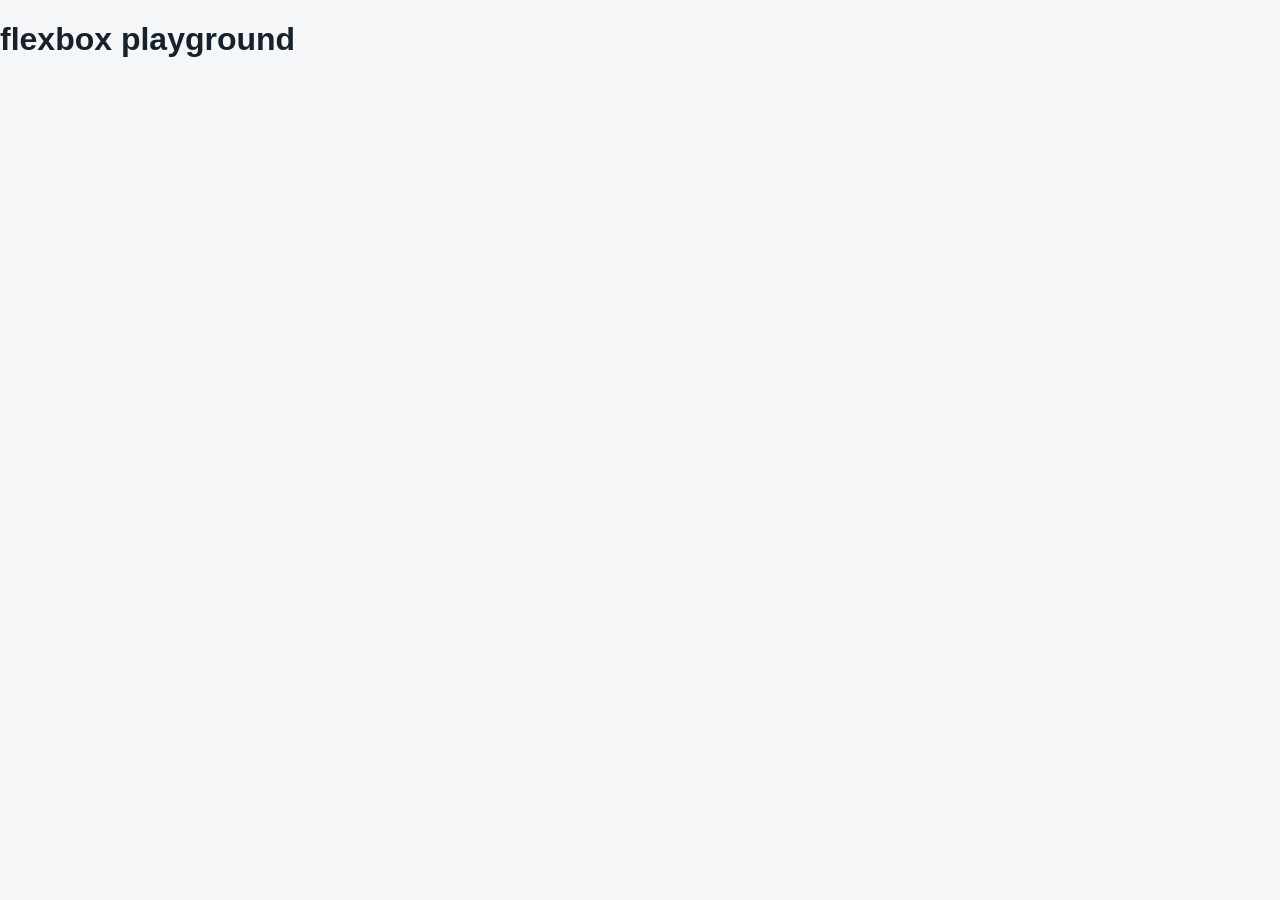
<file: index.html>
<!DOCTYPE html>
<html lang="en">
<head>
    <meta charset="UTF-8">
    <meta name="viewport" content="width=device-width, initial-scale=1.0">
    <title>CSS level1</title>
    <link rel="stylesheet" href="style.css">
</head>
<body>
      <!-- <div id="box"> -->
        <!-- namrata hamma dayananda sagar academy -->
        <!-- </div> -->
<!-- <h1>heading</h1> -->

<!-- <p id="one"> nammm1</p> -->
<!-- <p id="two"> nammm2</p> -->
<!-- <p id="three"> nammm3</p> -->
<!--  -->
<!-- <h1 id="heading"> Heading</h1> -->
<!--  -->
<!-- <p class="family"> hello this is namrata hamma daughter of laxmikanth hamma and sangeeta hamma</p> -->
    <!-- <div id=" outer"> hiiii       -->

        <!-- <div id="inner"> hello -->
        <!-- </div> -->

    <!-- </div> -->
    <!-- <div> this is a div1</div> -->
    <!-- <br> -->

     <!-- <div> this is a div2</div> -->
     <!-- <br> -->
      <!-- <div> this is a div3</div> -->
      <!-- <br> -->
      <!-- <div id="signal"> -->
        <!-- <div id="one"> </div> -->
        <!-- <br> -->

        <!-- <div id="two">  </div> -->
        <!-- <br> -->

        <!-- <div id="three"> </div> -->
        <!-- <br> -->
      <!-- </div> -->
       <!-- <div id="navbar">  -->
        <!-- <a id="logo">amazon.in </a> -->


        <!-- <a> Account</a> -->
<!--          -->
        <!-- <a> my class</a> -->
<!--          -->
        <!-- <a>contact us</a> -->
<!--          -->
    
            <!-- <input placeholder="search amazon.in"> -->
<!--              -->
            <!-- <button>search</button> -->


        
        
       <!-- </div> -->

       <!-- <header> header</header> -->
       <!-- <div id="content"> -->
       <!-- <div> class="content" style="background-color: (255,0,0,0.5);"</div> -->
       <!-- <div> class="content" style="background-color: (255,0,0,.75);"<div"> -->
       <!-- <div> class="content" style="background-color:  rgba(255,0,0,.1);"</div> -->
       <!-- </div> -->
       <!-- <footer>made with &hearts; by amazon <br> -->
           <!-- &#169; 1996-2026, amazon.com -->
    <!-- </footer> -->
<!-- <div id="box1"></div> -->
<!-- <div id="box2"></div> -->
<!-- <div id="box3"></div> -->
<!-- <p>Lorem ipsum dolor, sit amet consectetur adipisicing elit. Placeat ad tenetur neque culpa assumenda, quibusdam ipsam esse ea molestiae beatae odit aliquam sed maiores debitis, praesentium cumque quas quae amet. -->
<!-- Nulla quidem corrupti harum laborum tenetur veniam saepe ea explicabo. Esse cupiditate, optio aliquam quasi excepturi obcaecati maiores nostrum praesentium labore vel tempora consequatur, voluptatibus tenetur atque soluta molestiae dolore.
Est veniam, assumenda amet dignissimos fugit asperiores laboriosam voluptate incidunt dolorem blanditiis, aspernatur, natus illo? Enim, repellendus incidunt. Non quaerat architecto explicabo. Sint qui delectus, alias culpa ratione esse dolores.
Molestias a harum deleniti? Obcaecati maxime eius id officia a repudiandae aliquam minima maiores quis suscipit ex, expedita consectetur doloremque accusantium officiis odio iste blanditiis deserunt quas vitae? Iste, enim?
A, quidem illo eum dolor nemo quis possimus dolores laudantium at quod odio eaque fugiat ducimus ad sit. Dolor quod consequatur possimus quia quas dolorem quidem repellat accusantium hic assumenda? -->
<!-- </p> -->

<!-- <div> love nature</div> -->
<!--  -->
<!-- <p>Lorem ipsum dolor sit amet consectetur adipisicing elit. Odio delectus quibusdam facilis ex autem possimus quaerat at eveniet accusantium vel. Voluptatum quis nesciunt facere dolores ipsa nihil! Accusamus, laudantium aperiam? -->
<!-- Voluptates non corporis unde dolores assumenda quaerat eius ad eaque inventore! Voluptatum eius laboriosam, laudantium consequuntur tempore atque ea, officiis nostrum sequi omnis provident unde quia, modi commodi nulla dicta? -->
<!-- </p> -->
<h1>flexbox playground</h1>
<!-- <div id="container"> -->
   <!-- <div id="box1"></div> -->
   <!-- <div id="box2"></div> -->
   <!-- <div id="box3"></div> -->
    <!-- <div id="box4"></div> -->
    <!-- <div id="box5"></div> -->
    <!-- </div> -->
<!--  -->
    <!-- <ul class="navbar"> -->
        <!-- <li><a> home</a></li> -->
        <!-- <li><a>contact us </a></li> -->
        <!-- <li><a> about us </a></li> -->
        <!-- <li><a> help</a> </li> -->
<!--  -->
    <!-- </ul> -->
<!-- <div class="outer"> -->
    <!-- <div class="inner"> -->
<!--  -->
    <!-- </div> -->
<div>

</div>
</body>


</html>
</file>
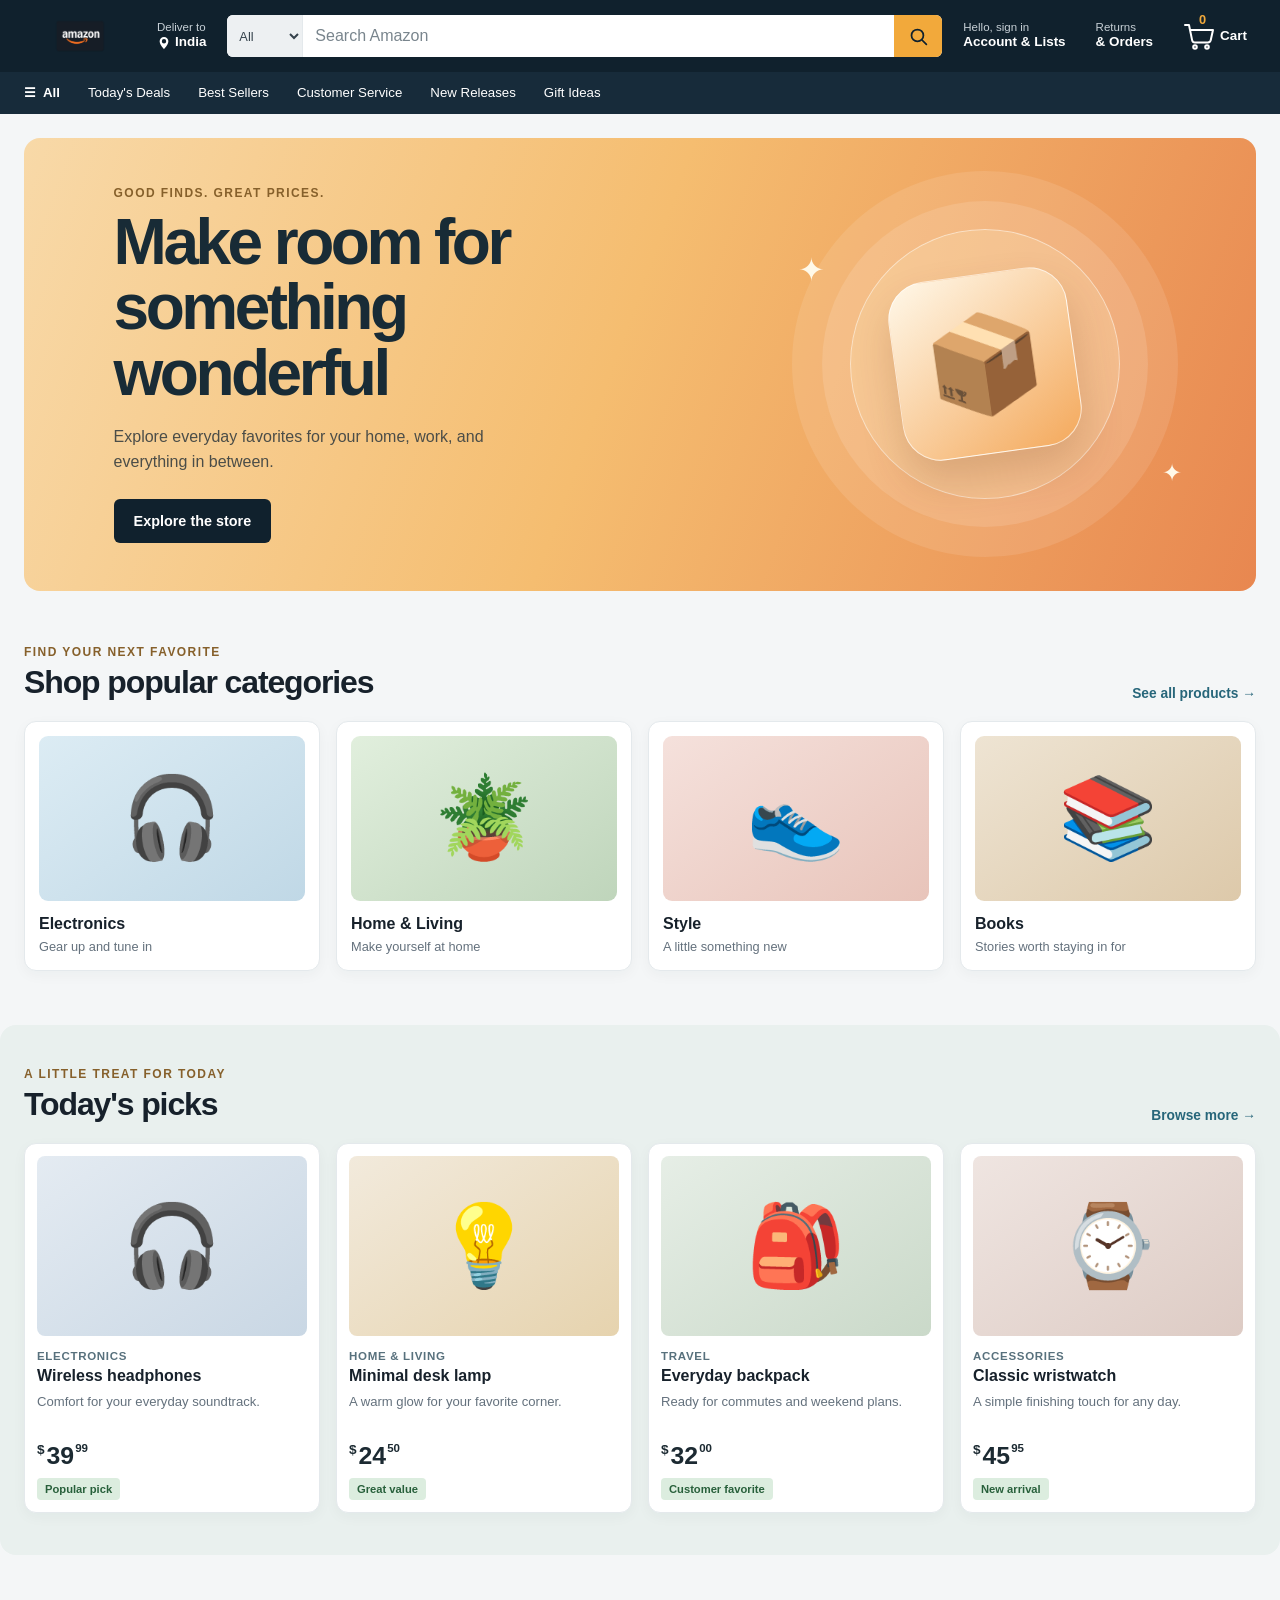
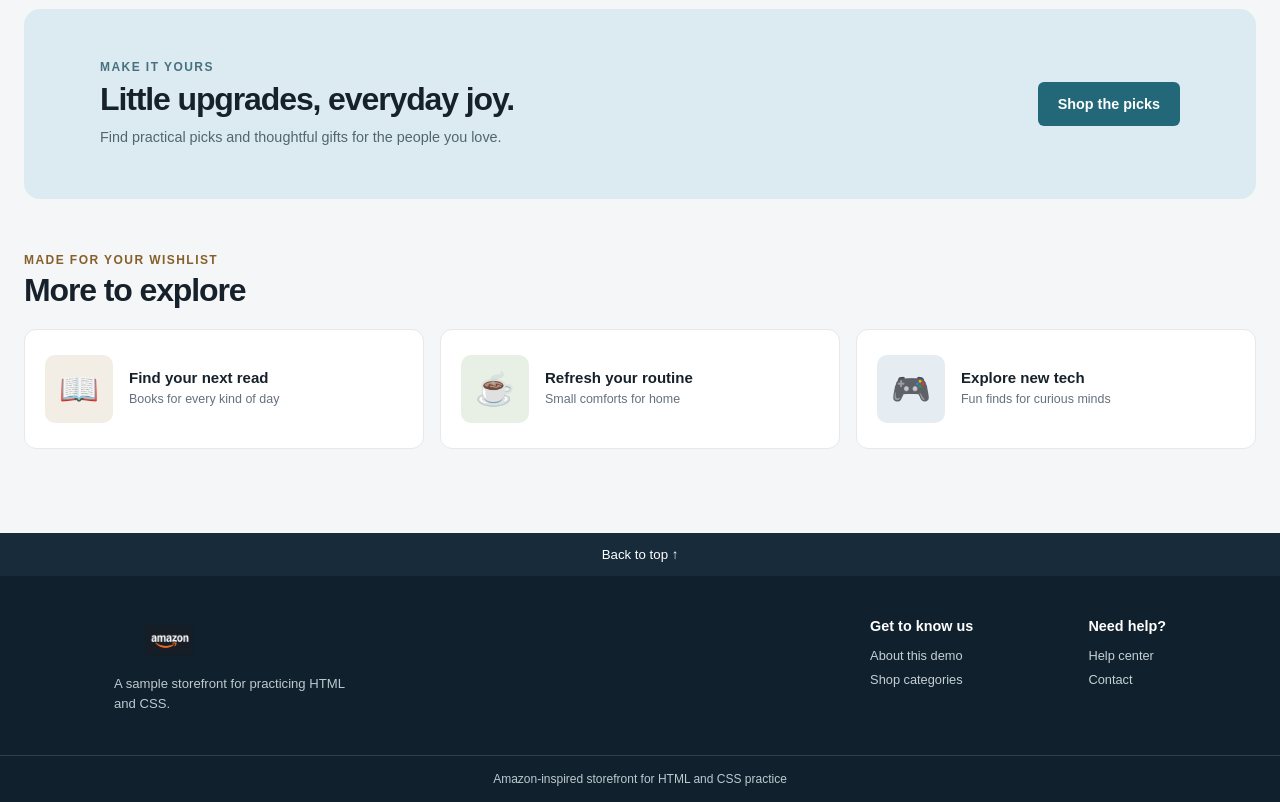
<file: index1.html>
<!DOCTYPE html>
<html lang="en">
<head>
    <meta charset="UTF-8">
    <meta name="viewport" content="width=device-width, initial-scale=1.0">
    <meta name="description" content="A sample online shopping homepage built for HTML and CSS practice.">
    <title>Amazon - Practice Storefront</title>
    <link rel="stylesheet" href="style.css">
</head>
<body>
    <a class="skip-link" href="#main-content">Skip to content</a>

    <header>
        <div class="topbar">
            <a class="nav-logo border" href="#" aria-label="Amazon home">
                <span class="logo" aria-hidden="true"></span>
            </a>

            <div class="nav-address border">
                <span class="add-first">Deliver to</span>
                <div class="add-icon">
                    <svg class="location-icon" viewBox="0 0 16 16" aria-hidden="true">
                        <path d="M8 15s5-5.2 5-9A5 5 0 0 0 3 6c0 3.8 5 9 5 9Zm0-6.5A2.5 2.5 0 1 1 8 3.5a2.5 2.5 0 0 1 0 5Z"/>
                    </svg>
                    <span class="add-last">India</span>
                </div>
            </div>

            <form class="nav-search" role="search" action="#products">
                <label class="sr-only" for="search-category">Search category</label>
                <select id="search-category" name="category">
                    <option value="all">All</option>
                    <option value="electronics">Electronics</option>
                    <option value="home">Home</option>
                    <option value="fashion">Fashion</option>
                </select>
                <label class="sr-only" for="search-input">Search products</label>
                <input id="search-input" name="q" type="search" placeholder="Search Amazon">
                <button class="search-button" type="submit" aria-label="Search">
                    <svg viewBox="0 0 24 24" aria-hidden="true">
                        <circle cx="10.8" cy="10.8" r="6.8"></circle>
                        <path d="m16 16 5 5"></path>
                    </svg>
                </button>
            </form>

            <a class="nav-item account border" href="#account">
                <span class="nav-small">Hello, sign in</span>
                <span class="nav-strong">Account &amp; Lists</span>
            </a>
            <a class="nav-item returns border" href="#orders">
                <span class="nav-small">Returns</span>
                <span class="nav-strong">&amp; Orders</span>
            </a>
            <a class="nav-cart border" href="#cart" aria-label="Shopping cart, 0 items">
                <svg viewBox="0 0 32 28" aria-hidden="true">
                    <path d="M2 3h4l3.1 15.1a3 3 0 0 0 3 2.4h12.7a3 3 0 0 0 2.9-2.2L30 8H8"></path>
                    <circle cx="12" cy="25" r="1.8"></circle>
                    <circle cx="24" cy="25" r="1.8"></circle>
                </svg>
                <span class="cart-count">0</span>
                <span class="nav-strong">Cart</span>
            </a>
        </div>

        <nav class="category-nav" aria-label="Main navigation">
            <a href="#categories">☰ <span>All</span></a>
            <a href="#deals">Today's Deals</a>
            <a href="#products">Best Sellers</a>
            <a href="#categories">Customer Service</a>
            <a href="#categories">New Releases</a>
            <a href="#products">Gift Ideas</a>
        </nav>
    </header>

    <main id="main-content">
        <section class="hero" aria-labelledby="hero-title">
            <div class="hero-copy">
                <p class="eyebrow">Good finds. Great prices.</p>
                <h1 id="hero-title">Make room for something wonderful</h1>
                <p>Explore everyday favorites for your home, work, and everything in between.</p>
                <a class="primary-button" href="#categories">Explore the store</a>
            </div>
            <div class="hero-art" aria-hidden="true">
                <span class="hero-sun"></span>
                <span class="hero-box">📦</span>
                <span class="hero-sparkle sparkle-one">✦</span>
                <span class="hero-sparkle sparkle-two">✦</span>
            </div>
        </section>

        <section class="shop-section" id="categories" aria-labelledby="categories-title">
            <div class="section-heading">
                <div>
                    <p class="eyebrow">Find your next favorite</p>
                    <h2 id="categories-title">Shop popular categories</h2>
                </div>
                <a class="text-link" href="#products">See all products <span aria-hidden="true">→</span></a>
            </div>

            <div class="category-grid">
                <a class="category-card" href="#products">
                    <span class="category-art art-tech" aria-hidden="true">🎧</span>
                    <span class="category-name">Electronics</span>
                    <span class="category-subtitle">Gear up and tune in</span>
                </a>
                <a class="category-card" href="#products">
                    <span class="category-art art-home" aria-hidden="true">🪴</span>
                    <span class="category-name">Home &amp; Living</span>
                    <span class="category-subtitle">Make yourself at home</span>
                </a>
                <a class="category-card" href="#products">
                    <span class="category-art art-style" aria-hidden="true">👟</span>
                    <span class="category-name">Style</span>
                    <span class="category-subtitle">A little something new</span>
                </a>
                <a class="category-card" href="#products">
                    <span class="category-art art-books" aria-hidden="true">📚</span>
                    <span class="category-name">Books</span>
                    <span class="category-subtitle">Stories worth staying in for</span>
                </a>
            </div>
        </section>

        <section class="shop-section deals-section" id="deals" aria-labelledby="deals-title">
            <div class="section-heading">
                <div>
                    <p class="eyebrow">A little treat for today</p>
                    <h2 id="deals-title">Today's picks</h2>
                </div>
                <a class="text-link" href="#products">Browse more <span aria-hidden="true">→</span></a>
            </div>

            <div class="product-grid">
                <article class="product-card">
                    <div class="product-art product-headphones" role="img" aria-label="Illustration of headphones">🎧</div>
                    <p class="product-category">Electronics</p>
                    <h3>Wireless headphones</h3>
                    <p class="product-description">Comfort for your everyday soundtrack.</p>
                    <p class="product-price"><span>$</span>39<sup>99</sup></p>
                    <span class="deal-label">Popular pick</span>
                </article>
                <article class="product-card">
                    <div class="product-art product-lamp" role="img" aria-label="Illustration of a desk lamp">💡</div>
                    <p class="product-category">Home &amp; Living</p>
                    <h3>Minimal desk lamp</h3>
                    <p class="product-description">A warm glow for your favorite corner.</p>
                    <p class="product-price"><span>$</span>24<sup>50</sup></p>
                    <span class="deal-label">Great value</span>
                </article>
                <article class="product-card">
                    <div class="product-art product-backpack" role="img" aria-label="Illustration of a backpack">🎒</div>
                    <p class="product-category">Travel</p>
                    <h3>Everyday backpack</h3>
                    <p class="product-description">Ready for commutes and weekend plans.</p>
                    <p class="product-price"><span>$</span>32<sup>00</sup></p>
                    <span class="deal-label">Customer favorite</span>
                </article>
                <article class="product-card">
                    <div class="product-art product-watch" role="img" aria-label="Illustration of a wristwatch">⌚</div>
                    <p class="product-category">Accessories</p>
                    <h3>Classic wristwatch</h3>
                    <p class="product-description">A simple finishing touch for any day.</p>
                    <p class="product-price"><span>$</span>45<sup>95</sup></p>
                    <span class="deal-label">New arrival</span>
                </article>
            </div>
        </section>

        <section class="promo-banner" aria-labelledby="promo-title">
            <div>
                <p class="eyebrow">Make it yours</p>
                <h2 id="promo-title">Little upgrades, everyday joy.</h2>
                <p>Find practical picks and thoughtful gifts for the people you love.</p>
            </div>
            <a class="secondary-button" href="#products">Shop the picks</a>
        </section>

        <section class="shop-section" id="products" aria-labelledby="products-title">
            <div class="section-heading">
                <div>
                    <p class="eyebrow">Made for your wishlist</p>
                    <h2 id="products-title">More to explore</h2>
                </div>
            </div>
            <div class="collection-grid">
                <a class="collection-card collection-books" href="#categories">
                    <span aria-hidden="true">📖</span>
                    <span><strong>Find your next read</strong><small>Books for every kind of day</small></span>
                </a>
                <a class="collection-card collection-home" href="#categories">
                    <span aria-hidden="true">☕</span>
                    <span><strong>Refresh your routine</strong><small>Small comforts for home</small></span>
                </a>
                <a class="collection-card collection-tech" href="#categories">
                    <span aria-hidden="true">🎮</span>
                    <span><strong>Explore new tech</strong><small>Fun finds for curious minds</small></span>
                </a>
            </div>
        </section>
    </main>

    <footer>
        <a class="back-to-top" href="#">Back to top ↑</a>
        <div class="footer-content">
            <div class="footer-brand">
                <a class="footer-logo" href="#" aria-label="Amazon home">
                    <span class="logo" aria-hidden="true"></span>
                </a>
                <p>A sample storefront for practicing HTML and CSS.</p>
            </div>
            <div class="footer-links">
                <div>
                    <h2>Get to know us</h2>
                    <a href="#main-content">About this demo</a>
                    <a href="#categories">Shop categories</a>
                </div>
                <div>
                    <h2>Need help?</h2>
                    <a href="#main-content">Help center</a>
                    <a href="#main-content">Contact</a>
                </div>
            </div>
        </div>
        <div class="footer-bottom">Amazon-inspired storefront for HTML and CSS practice</div>
    </footer>
</body>
</html>
</file>
<file: style.css>
:root {
    color-scheme: light;
    --ink: #17212b;
    --muted: #64717d;
    --navy: #172b3a;
    --navy-dark: #10212d;
    --orange: #f2a93b;
    --paper: #f4f6f7;
    --line: #e4e9ec;
    --white: #ffffff;
}

* {
    box-sizing: border-box;
}

html {
    scroll-behavior: smooth;
}

body {
    margin: 0;
    background: var(--paper);
    color: var(--ink);
    font-family: Arial, Helvetica, sans-serif;
}

a {
    color: inherit;
    text-decoration: none;
}

button,
input,
select {
    font: inherit;
}

.skip-link,
.sr-only {
    position: absolute;
    width: 1px;
    height: 1px;
    padding: 0;
    margin: -1px;
    overflow: hidden;
    clip: rect(0, 0, 0, 0);
    white-space: nowrap;
    border: 0;
}

.skip-link:focus {
    z-index: 20;
    top: 8px;
    left: 8px;
    width: auto;
    height: auto;
    padding: 12px 16px;
    margin: 0;
    clip: auto;
    background: var(--white);
}

.topbar {
    display: flex;
    align-items: center;
    gap: 12px;
    min-height: 72px;
    padding: 8px max(24px, calc((100% - 1440px) / 2));
    background: var(--navy-dark);
    color: var(--white);
}

.border {
    border: 1px solid transparent;
    border-radius: 5px;
}

.border:hover,
.border:focus-visible {
    border-color: var(--white);
}

.nav-logo {
    display: flex;
    flex: 0 0 112px;
    align-items: center;
    justify-content: center;
    height: 50px;
    padding: 4px;
}

.logo {
    display: block;
    width: 100%;
    height: 40px;
    background-image: url("amazon-logo-png");
    background-repeat: no-repeat;
    background-position: center;
    background-size: contain;
}

.nav-address {
    display: flex;
    flex: 0 0 auto;
    flex-direction: column;
    justify-content: center;
    min-height: 50px;
    padding: 4px 8px;
}

.add-first,
.nav-small {
    color: #c7d0d6;
    font-size: 0.72rem;
    line-height: 1.15;
}

.add-icon {
    display: flex;
    align-items: center;
    gap: 4px;
}

.location-icon {
    width: 14px;
    height: 14px;
    fill: currentColor;
}

.add-last,
.nav-strong {
    font-size: 0.84rem;
    font-weight: 700;
    line-height: 1.25;
}

.nav-search {
    display: flex;
    flex: 1 1 280px;
    min-width: 160px;
    height: 42px;
    overflow: hidden;
    border-radius: 6px;
    background: var(--white);
}

.nav-search:focus-within {
    outline: 3px solid var(--orange);
    outline-offset: 1px;
}

.nav-search select {
    width: 76px;
    padding: 0 8px;
    border: 0;
    border-right: 1px solid var(--line);
    background: #edf0f2;
    color: #35424c;
    font-size: 0.8rem;
}

.nav-search input {
    flex: 1;
    min-width: 0;
    padding: 0 12px;
    border: 0;
    outline: 0;
    color: var(--ink);
}

.nav-search input::placeholder {
    color: #79858d;
}

.search-button {
    display: grid;
    width: 48px;
    flex: 0 0 48px;
    place-items: center;
    border: 0;
    background: var(--orange);
    color: var(--navy-dark);
    cursor: pointer;
}

.search-button:hover {
    background: #ffc15e;
}

.search-button svg {
    width: 21px;
    fill: none;
    stroke: currentColor;
    stroke-linecap: round;
    stroke-width: 2;
}

.nav-item {
    display: flex;
    flex: 0 0 auto;
    flex-direction: column;
    justify-content: center;
    min-height: 50px;
    padding: 4px 8px;
}

.nav-cart {
    position: relative;
    display: flex;
    flex: 0 0 auto;
    align-items: center;
    gap: 5px;
    min-height: 50px;
    padding: 4px 8px;
}

.nav-cart svg {
    width: 32px;
    fill: none;
    stroke: currentColor;
    stroke-linecap: round;
    stroke-linejoin: round;
    stroke-width: 2;
}

.cart-count {
    position: absolute;
    top: 0;
    left: 24px;
    color: var(--orange);
    font-size: 0.8rem;
    font-weight: 700;
}

.category-nav {
    display: flex;
    align-items: center;
    gap: 28px;
    min-height: 42px;
    padding: 0 max(24px, calc((100% - 1440px) / 2));
    overflow-x: auto;
    background: var(--navy);
    color: var(--white);
    font-size: 0.83rem;
    white-space: nowrap;
}

.category-nav a {
    display: inline-flex;
    align-items: center;
    min-height: 42px;
    border-bottom: 2px solid transparent;
}

.category-nav a:hover,
.category-nav a:focus-visible {
    border-bottom-color: var(--orange);
}

.category-nav a:first-child {
    gap: 7px;
    font-weight: 700;
}

main {
    width: min(1440px, 100%);
    margin: 0 auto;
    padding: 24px;
}

.hero {
    position: relative;
    display: flex;
    min-height: 355px;
    align-items: center;
    justify-content: space-between;
    padding: 48px clamp(28px, 7vw, 100px);
    overflow: hidden;
    border-radius: 16px;
    background: linear-gradient(110deg, #f8d9a8 0%, #f5bd70 48%, #e88750 100%);
}

.hero-copy {
    position: relative;
    z-index: 1;
    max-width: 540px;
}

.eyebrow {
    margin: 0 0 10px;
    color: #86602b;
    font-size: 0.75rem;
    font-weight: 700;
    letter-spacing: 0.12em;
    text-transform: uppercase;
}

.hero h1 {
    max-width: 500px;
    margin: 0;
    color: #182b36;
    font-size: clamp(2.2rem, 5vw, 4rem);
    letter-spacing: -0.055em;
    line-height: 1.02;
}

.hero-copy > p:not(.eyebrow) {
    max-width: 440px;
    margin: 18px 0 24px;
    color: #4b4d48;
    font-size: 1rem;
    line-height: 1.6;
}

.primary-button,
.secondary-button {
    display: inline-flex;
    min-height: 44px;
    align-items: center;
    justify-content: center;
    padding: 0 20px;
    border-radius: 6px;
    background: var(--navy-dark);
    color: var(--white);
    font-size: 0.9rem;
    font-weight: 700;
    transition: transform 150ms ease, background-color 150ms ease;
}

.primary-button:hover,
.secondary-button:hover {
    transform: translateY(-2px);
    background: #294357;
}

.hero-art {
    position: absolute;
    top: 0;
    right: 3%;
    display: grid;
    width: 38%;
    height: 100%;
    place-items: center;
}

.hero-sun {
    position: absolute;
    width: min(270px, 70%);
    aspect-ratio: 1;
    border: 1px solid rgb(255 255 255 / 48%);
    border-radius: 50%;
    background: rgb(255 248 224 / 38%);
    box-shadow: 0 0 0 28px rgb(255 255 255 / 12%), 0 0 0 58px rgb(255 255 255 / 10%);
}

.hero-box {
    position: relative;
    z-index: 1;
    display: grid;
    width: 180px;
    height: 180px;
    place-items: center;
    transform: rotate(-8deg);
    border: 1px solid rgb(255 255 255 / 65%);
    border-radius: 38px;
    background: linear-gradient(145deg, #fff8e9, #f4a95c);
    box-shadow: 0 22px 40px rgb(113 61 24 / 20%);
    font-size: 6rem;
}

.hero-sparkle {
    position: absolute;
    color: #fff9e8;
    font-size: 2rem;
}

.sparkle-one {
    top: 25%;
    left: 10%;
}

.sparkle-two {
    right: 8%;
    bottom: 23%;
    font-size: 1.5rem;
}

.shop-section {
    padding-top: 54px;
    scroll-margin-top: 20px;
}

.section-heading {
    display: flex;
    align-items: end;
    justify-content: space-between;
    gap: 20px;
    margin-bottom: 20px;
}

.section-heading .eyebrow {
    margin-bottom: 5px;
}

.section-heading h2,
.promo-banner h2 {
    margin: 0;
    color: var(--ink);
    font-size: clamp(1.45rem, 3vw, 2rem);
    letter-spacing: -0.035em;
}

.text-link {
    flex: 0 0 auto;
    color: #27667a;
    font-size: 0.86rem;
    font-weight: 700;
}

.text-link:hover {
    text-decoration: underline;
}

.category-grid,
.product-grid {
    display: grid;
    grid-template-columns: repeat(4, minmax(0, 1fr));
    gap: 16px;
}

.category-card,
.product-card {
    min-width: 0;
    border: 1px solid var(--line);
    border-radius: 12px;
    background: var(--white);
    box-shadow: 0 4px 14px rgb(23 43 58 / 4%);
    transition: transform 160ms ease, box-shadow 160ms ease;
}

.category-card:hover,
.product-card:hover {
    transform: translateY(-3px);
    box-shadow: 0 10px 24px rgb(23 43 58 / 10%);
}

.category-card {
    display: flex;
    flex-direction: column;
    padding: 14px;
}

.category-art {
    display: grid;
    min-height: 165px;
    place-items: center;
    margin-bottom: 14px;
    border-radius: 9px;
    font-size: 5rem;
}

.art-tech {
    background: linear-gradient(145deg, #dcecf4, #c0d8e6);
}

.art-home {
    background: linear-gradient(145deg, #e1efdd, #bfd5bb);
}

.art-style {
    background: linear-gradient(145deg, #f5e1dc, #e8c4ba);
}

.art-books {
    background: linear-gradient(145deg, #eee4d3, #ddc9aa);
}

.category-name {
    font-size: 1rem;
    font-weight: 700;
}

.category-subtitle {
    margin-top: 5px;
    color: var(--muted);
    font-size: 0.8rem;
    line-height: 1.4;
}

.deals-section {
    padding: 42px 24px;
    margin: 54px -24px 0;
    border-radius: 16px;
    background: #e9f0ee;
}

.product-card {
    display: flex;
    flex-direction: column;
    padding: 12px;
}

.product-art {
    display: grid;
    min-height: 180px;
    place-items: center;
    border-radius: 8px;
    font-size: 5rem;
}

.product-headphones {
    background: linear-gradient(145deg, #e4ebf2, #c9d7e4);
}

.product-lamp {
    background: linear-gradient(145deg, #f2eadc, #e6d3ae);
}

.product-backpack {
    background: linear-gradient(145deg, #e6eee6, #cad9c9);
}

.product-watch {
    background: linear-gradient(145deg, #efe5e1, #ddcbc4);
}

.product-category {
    margin: 14px 0 5px;
    color: #58717d;
    font-size: 0.72rem;
    font-weight: 700;
    letter-spacing: 0.06em;
    text-transform: uppercase;
}

.product-card h3 {
    margin: 0;
    font-size: 1rem;
}

.product-description {
    min-height: 40px;
    margin: 7px 0 10px;
    color: var(--muted);
    font-size: 0.82rem;
    line-height: 1.45;
}

.product-price {
    margin: auto 0 8px;
    color: #1c2a32;
    font-size: 1.55rem;
    font-weight: 700;
}

.product-price span {
    margin-right: 2px;
    font-size: 0.85rem;
    vertical-align: top;
}

.product-price sup {
    margin-left: 1px;
    font-size: 0.72rem;
    vertical-align: top;
}

.deal-label {
    align-self: flex-start;
    padding: 5px 8px;
    border-radius: 4px;
    background: #dceddf;
    color: #28603b;
    font-size: 0.7rem;
    font-weight: 700;
}

.promo-banner {
    display: flex;
    align-items: center;
    justify-content: space-between;
    gap: 24px;
    min-height: 190px;
    padding: 32px clamp(24px, 6vw, 76px);
    margin-top: 54px;
    border-radius: 16px;
    background: #dcebf1;
}

.promo-banner .eyebrow {
    margin-bottom: 7px;
    color: #47717e;
}

.promo-banner h2 {
    max-width: 600px;
}

.promo-banner p:not(.eyebrow) {
    margin: 9px 0 0;
    color: #52666d;
    font-size: 0.9rem;
    line-height: 1.5;
}

.secondary-button {
    flex: 0 0 auto;
    background: #236879;
}

.collection-grid {
    display: grid;
    grid-template-columns: repeat(3, minmax(0, 1fr));
    gap: 16px;
}

.collection-card {
    display: flex;
    align-items: center;
    gap: 16px;
    min-height: 120px;
    padding: 20px;
    border: 1px solid var(--line);
    border-radius: 12px;
    background: var(--white);
}

.collection-card > span:first-child {
    display: grid;
    width: 68px;
    height: 68px;
    flex: 0 0 68px;
    place-items: center;
    border-radius: 10px;
    background: #f2eee5;
    font-size: 2rem;
}

.collection-home > span:first-child {
    background: #e8f0e5;
}

.collection-tech > span:first-child {
    background: #e5edf3;
}

.collection-card strong,
.collection-card small {
    display: block;
}

.collection-card strong {
    font-size: 0.94rem;
}

.collection-card small {
    margin-top: 5px;
    color: var(--muted);
    font-size: 0.78rem;
    line-height: 1.4;
}

.collection-card:hover {
    border-color: #9ebbc2;
}

footer {
    margin-top: 60px;
    background: var(--navy-dark);
    color: var(--white);
}

.back-to-top {
    display: block;
    padding: 14px;
    background: var(--navy);
    text-align: center;
    font-size: 0.83rem;
}

.back-to-top:hover {
    background: #263d4d;
}

.footer-content {
    display: flex;
    justify-content: space-between;
    gap: 48px;
    width: min(1100px, 100%);
    padding: 42px 24px;
    margin: 0 auto;
}

.footer-logo {
    display: block;
    width: 110px;
    height: 44px;
    padding: 2px;
}

.footer-brand p {
    max-width: 250px;
    margin: 12px 0 0;
    color: #bec9d0;
    font-size: 0.82rem;
    line-height: 1.5;
}

.footer-links {
    display: flex;
    gap: clamp(40px, 9vw, 120px);
}

.footer-links h2 {
    margin: 0 0 14px;
    font-size: 0.9rem;
}

.footer-links a {
    display: block;
    margin: 9px 0;
    color: #c6d0d6;
    font-size: 0.8rem;
}

.footer-links a:hover {
    color: var(--white);
    text-decoration: underline;
}

.footer-bottom {
    padding: 16px 24px;
    border-top: 1px solid rgb(255 255 255 / 14%);
    color: #bec9d0;
    font-size: 0.75rem;
    text-align: center;
}

@media (max-width: 1050px) {
    .topbar {
        flex-wrap: wrap;
        gap: 8px;
    }

    .nav-search {
        order: 2;
        flex-basis: 100%;
    }

    .category-grid,
    .product-grid {
        grid-template-columns: repeat(2, minmax(0, 1fr));
    }

    .deals-section {
        padding-right: 24px;
        padding-left: 24px;
    }
}

@media (max-width: 700px) {
    main {
        padding: 16px;
    }

    .topbar {
        padding: 8px 12px;
    }

    .nav-logo {
        flex-basis: 92px;
    }

    .nav-address {
        padding-right: 4px;
        padding-left: 4px;
    }

    .account {
        margin-left: auto;
    }

    .returns {
        display: none;
    }

    .nav-item {
        padding-right: 5px;
        padding-left: 5px;
    }

    .nav-strong {
        font-size: 0.75rem;
    }

    .category-nav {
        gap: 20px;
        padding: 0 16px;
    }

    .hero {
        min-height: 330px;
        padding: 34px 26px;
    }

    .hero-copy {
        max-width: 72%;
    }

    .hero-art {
        right: -9%;
        width: 42%;
        opacity: 0.8;
    }

    .hero-box {
        width: 125px;
        height: 125px;
        border-radius: 28px;
        font-size: 4.3rem;
    }

    .hero-sun {
        width: 190px;
    }

    .shop-section {
        padding-top: 40px;
    }

    .deals-section {
        padding: 30px 16px;
        margin: 40px -16px 0;
    }

    .category-art,
    .product-art {
        min-height: 140px;
    }

    .promo-banner {
        align-items: flex-start;
        flex-direction: column;
        padding: 26px;
        margin-top: 40px;
    }

    .collection-grid {
        grid-template-columns: 1fr;
    }

    .footer-content {
        flex-direction: column;
        gap: 30px;
    }
}

@media (max-width: 460px) {
    .topbar {
        gap: 4px;
    }

    .nav-logo {
        flex-basis: 78px;
    }

    .add-first,
    .nav-small {
        font-size: 0.65rem;
    }

    .add-last,
    .nav-strong {
        font-size: 0.7rem;
    }

    .nav-cart {
        gap: 2px;
        padding-right: 3px;
        padding-left: 3px;
    }

    .nav-cart svg {
        width: 26px;
    }

    .cart-count {
        left: 19px;
    }

    .nav-search {
        height: 40px;
    }

    .nav-search select {
        width: 60px;
        padding: 0 4px;
        font-size: 0.72rem;
    }

    .nav-search input {
        padding: 0 8px;
        font-size: 0.85rem;
    }

    .search-button {
        width: 42px;
        flex-basis: 42px;
    }

    .category-grid,
    .product-grid {
        grid-template-columns: 1fr;
    }

    .section-heading {
        align-items: flex-start;
        flex-direction: column;
        gap: 8px;
    }

    .hero {
        min-height: 360px;
        align-items: flex-start;
        padding: 30px 22px;
    }

    .hero-copy {
        max-width: 100%;
    }

    .hero-copy > p:not(.eyebrow) {
        max-width: 290px;
    }

    .hero-art {
        top: auto;
        right: -5%;
        bottom: -34%;
        width: 52%;
        height: 66%;
        opacity: 0.45;
    }

    .hero-box {
        width: 110px;
        height: 110px;
        font-size: 3.8rem;
    }

    .footer-links {
        gap: 36px;
    }
}

@media (prefers-reduced-motion: reduce) {
    *,
    *::before,
    *::after {
        scroll-behavior: auto !important;
        transition-duration: 0.01ms !important;
    }
}
</file>
